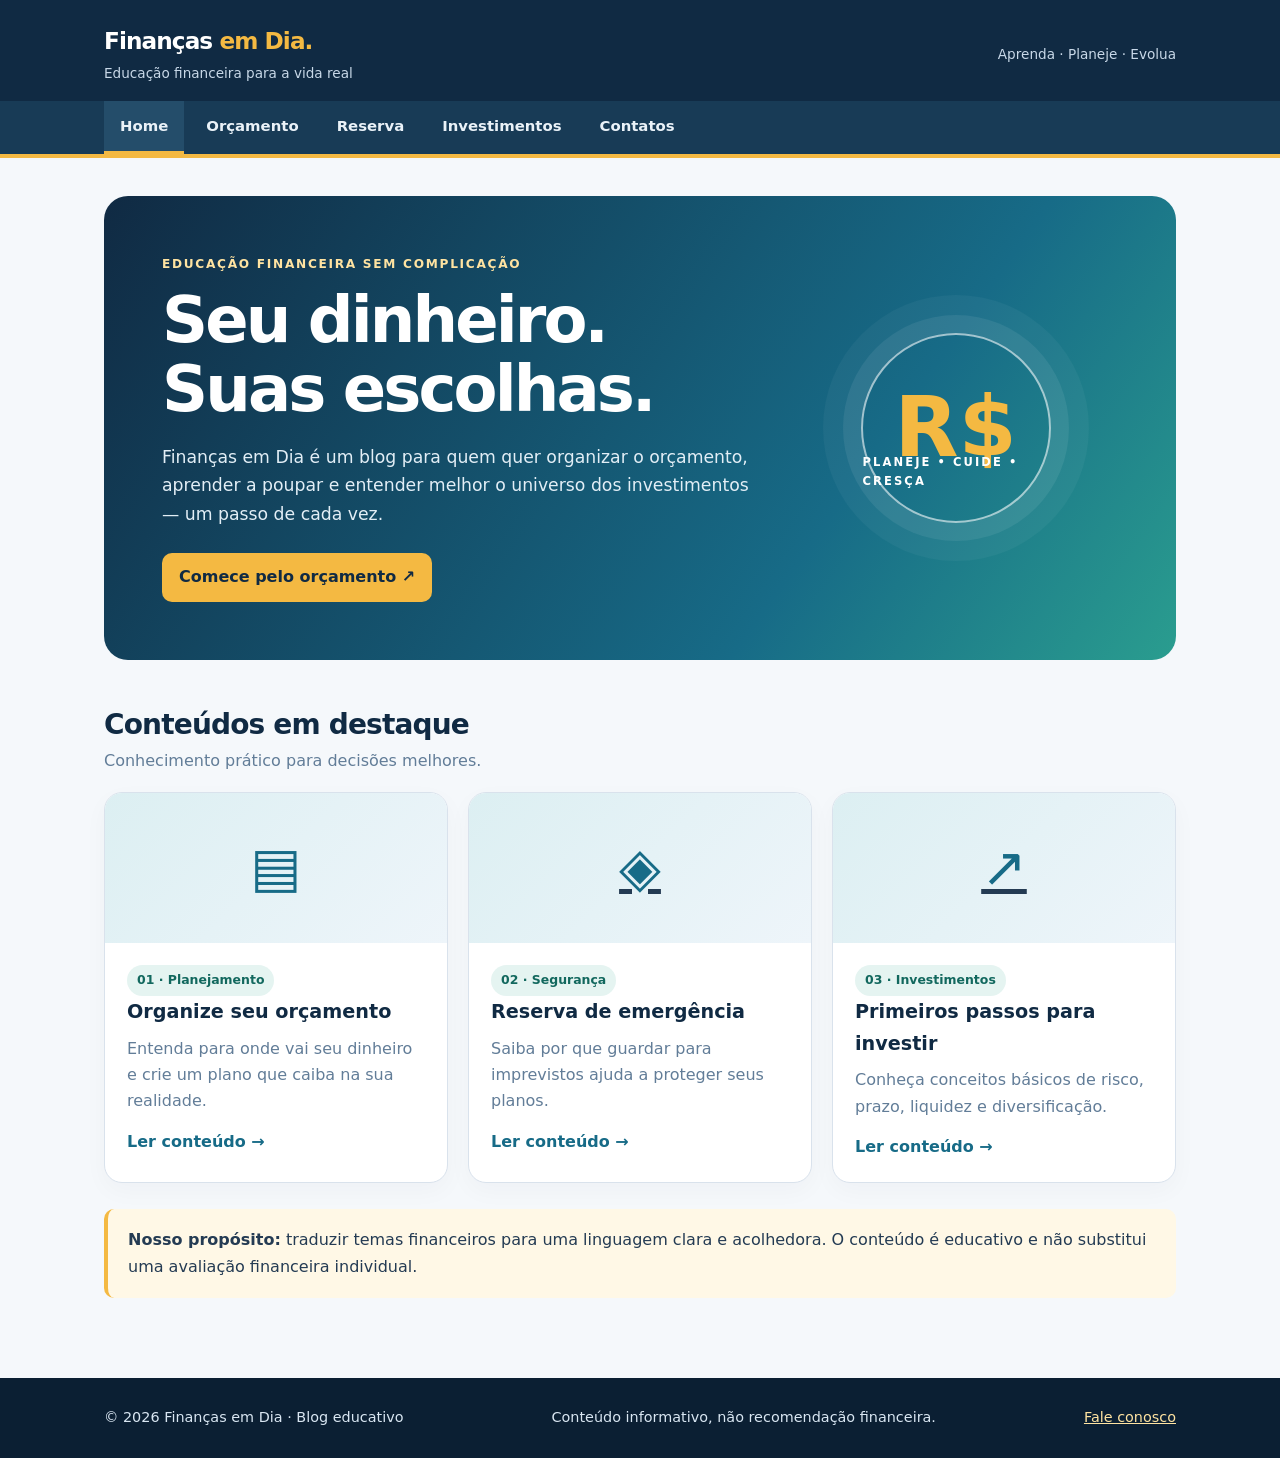
<file: index.html>
<!doctype html>
<html lang="pt-BR">
<head>
<meta charset="utf-8"><meta name="viewport" content="width=device-width, initial-scale=1">
<meta name="description" content="Finanças em Dia: conteúdo educativo sobre orçamento, reserva de emergência e investimentos.">
<title>Home | Finanças em Dia</title><link rel="stylesheet" href="style.css">
</head>
<body>
<header><div class="topbar"><div><a class="brand" href="index.html">Finanças<span> em Dia.</span></a><p class="tagline">Educação financeira para a vida real</p></div><div class="tagline">Aprenda · Planeje · Evolua</div></div>
<nav aria-label="Navegação principal"><div class="nav-inner"><a href="index.html" aria-current="page">Home</a><a href="orcamento.html">Orçamento</a><a href="reserva.html">Reserva</a><a href="investimentos.html">Investimentos</a><a href="contatos.html">Contatos</a></div></nav></header>
<main>
<section class="hero">
 <div><div class="eyebrow">Educação financeira sem complicação</div><h1>Seu dinheiro.<br>Suas escolhas.</h1>
 <p>Finanças em Dia é um blog para quem quer organizar o orçamento, aprender a poupar e entender melhor o universo dos investimentos — um passo de cada vez.</p>
 <a class="button" href="orcamento.html">Comece pelo orçamento ↗</a></div>
 <div class="hero-art" aria-hidden="true"><div class="coin"><strong>R$</strong><small>PLANEJE • CUIDE • CRESÇA</small></div></div>
</section>
<div class="section-heading"><div><h2>Conteúdos em destaque</h2><p>Conhecimento prático para decisões melhores.</p></div></div>
<section class="grid">
 <article class="card"><a href="orcamento.html" aria-label="Ler sobre orçamento pessoal"><div class="card-art" aria-hidden="true">▤</div></a><div class="card-body"><span class="pill">01 · Planejamento</span><h3>Organize seu orçamento</h3><p>Entenda para onde vai seu dinheiro e crie um plano que caiba na sua realidade.</p><a class="text-link" href="orcamento.html">Ler conteúdo →</a></div></article>
 <article class="card"><a href="reserva.html" aria-label="Ler sobre reserva de emergência"><div class="card-art" aria-hidden="true">◈</div></a><div class="card-body"><span class="pill">02 · Segurança</span><h3>Reserva de emergência</h3><p>Saiba por que guardar para imprevistos ajuda a proteger seus planos.</p><a class="text-link" href="reserva.html">Ler conteúdo →</a></div></article>
 <article class="card"><a href="investimentos.html" aria-label="Ler sobre primeiros investimentos"><div class="card-art" aria-hidden="true">↗</div></a><div class="card-body"><span class="pill">03 · Investimentos</span><h3>Primeiros passos para investir</h3><p>Conheça conceitos básicos de risco, prazo, liquidez e diversificação.</p><a class="text-link" href="investimentos.html">Ler conteúdo →</a></div></article>
</section>
<div class="notice"><strong>Nosso propósito:</strong> traduzir temas financeiros para uma linguagem clara e acolhedora. O conteúdo é educativo e não substitui uma avaliação financeira individual.</div>
</main>
<footer><div class="footer-inner"><p>© 2026 Finanças em Dia · Blog educativo</p><p>Conteúdo informativo, não recomendação financeira.</p><p><a href="contatos.html">Fale conosco</a></p></div></footer>
</body></html>
</file>
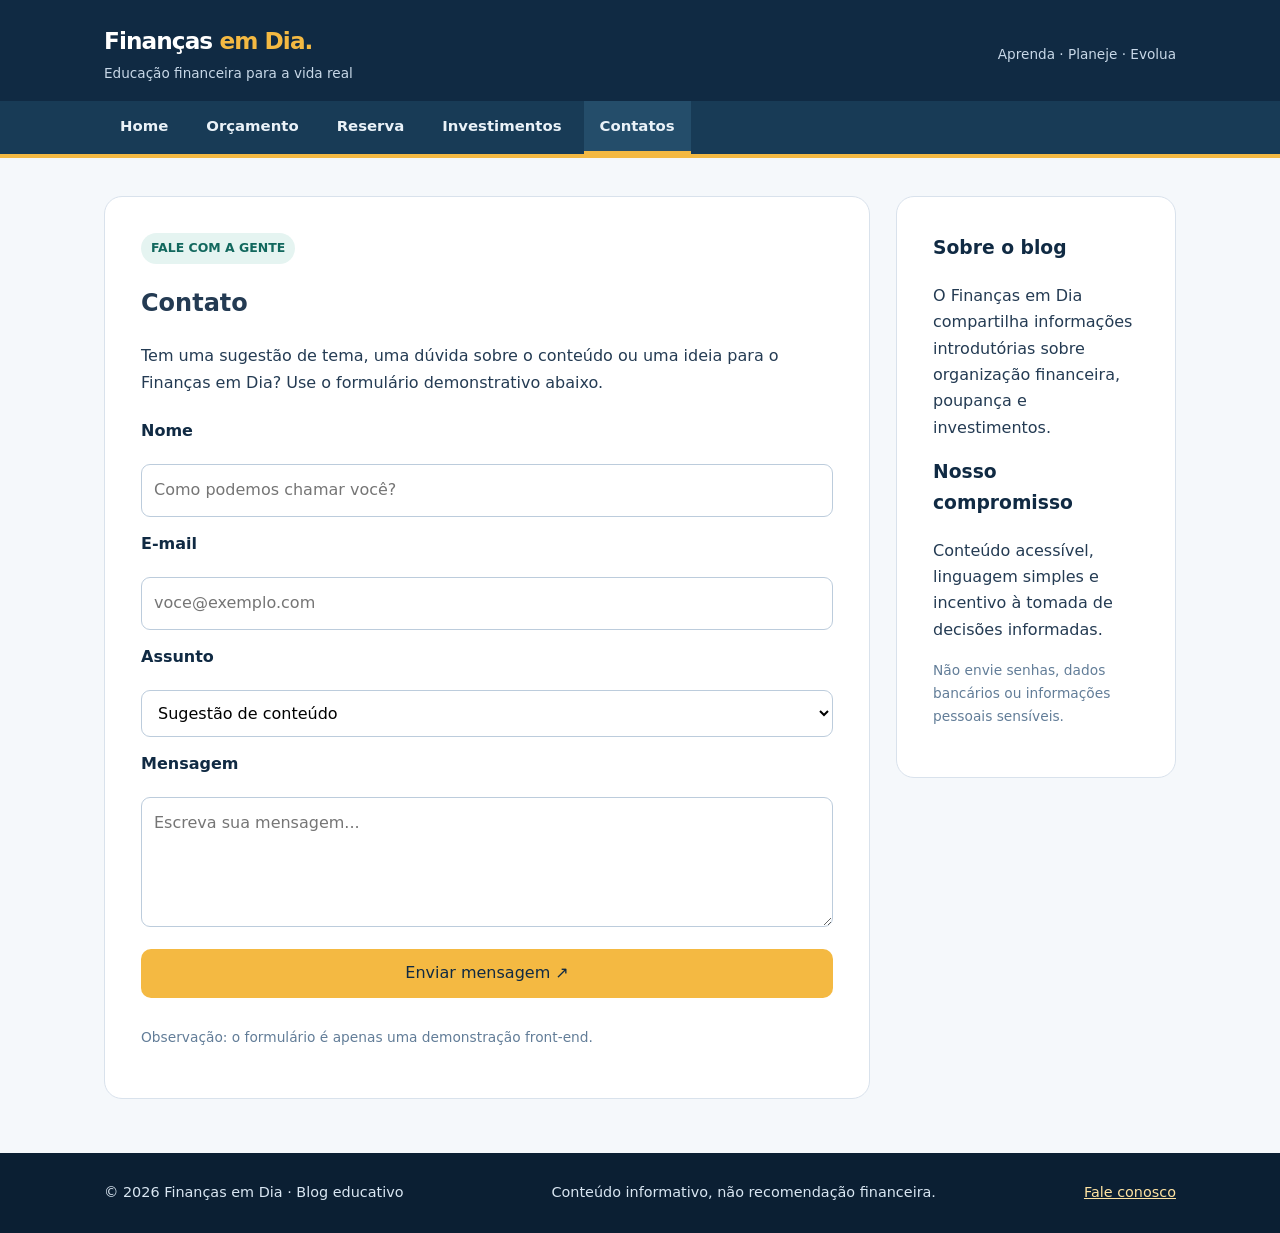
<file: contatos.html>
<!doctype html>
<html lang="pt-BR">
<head>
<meta charset="utf-8"><meta name="viewport" content="width=device-width, initial-scale=1">
<meta name="description" content="Finanças em Dia: conteúdo educativo sobre orçamento, reserva de emergência e investimentos.">
<title>Contatos | Finanças em Dia</title><link rel="stylesheet" href="style.css">
</head>
<body>
<header><div class="topbar"><div><a class="brand" href="index.html">Finanças<span> em Dia.</span></a><p class="tagline">Educação financeira para a vida real</p></div><div class="tagline">Aprenda · Planeje · Evolua</div></div>
<nav aria-label="Navegação principal"><div class="nav-inner"><a href="index.html">Home</a><a href="orcamento.html">Orçamento</a><a href="reserva.html">Reserva</a><a href="investimentos.html">Investimentos</a><a href="contatos.html" aria-current="page">Contatos</a></div></nav></header>
<main>
<div class="content-layout"><section class="contact-panel"><span class="pill">FALE COM A GENTE</span><h1>Contato</h1><p>Tem uma sugestão de tema, uma dúvida sobre o conteúdo ou uma ideia para o Finanças em Dia? Use o formulário demonstrativo abaixo.</p>
<form class="contact-form" onsubmit="event.preventDefault(); document.getElementById('form-message').textContent='Obrigado! Este formulário é demonstrativo e não envia mensagens. Configure um serviço de formulários para receber respostas.';">
<label for="nome">Nome</label><input id="nome" name="nome" type="text" placeholder="Como podemos chamar você?" required>
<label for="email">E-mail</label><input id="email" name="email" type="email" placeholder="voce@exemplo.com" required>
<label for="assunto">Assunto</label><select id="assunto" name="assunto"><option>Sugestão de conteúdo</option><option>Dúvida sobre o blog</option><option>Outro assunto</option></select>
<label for="mensagem">Mensagem</label><textarea id="mensagem" name="mensagem" placeholder="Escreva sua mensagem..." required></textarea>
<button class="button" type="submit">Enviar mensagem ↗</button><p id="form-message" class="form-note" aria-live="polite">Observação: o formulário é apenas uma demonstração front-end.</p>
</form></section><aside class="sidebar"><h3>Sobre o blog</h3><p>O Finanças em Dia compartilha informações introdutórias sobre organização financeira, poupança e investimentos.</p><h3>Nosso compromisso</h3><p>Conteúdo acessível, linguagem simples e incentivo à tomada de decisões informadas.</p><p class="form-note">Não envie senhas, dados bancários ou informações pessoais sensíveis.</p></aside></div>
</main>
<footer><div class="footer-inner"><p>© 2026 Finanças em Dia · Blog educativo</p><p>Conteúdo informativo, não recomendação financeira.</p><p><a href="contatos.html">Fale conosco</a></p></div></footer>
</body></html>
</file>
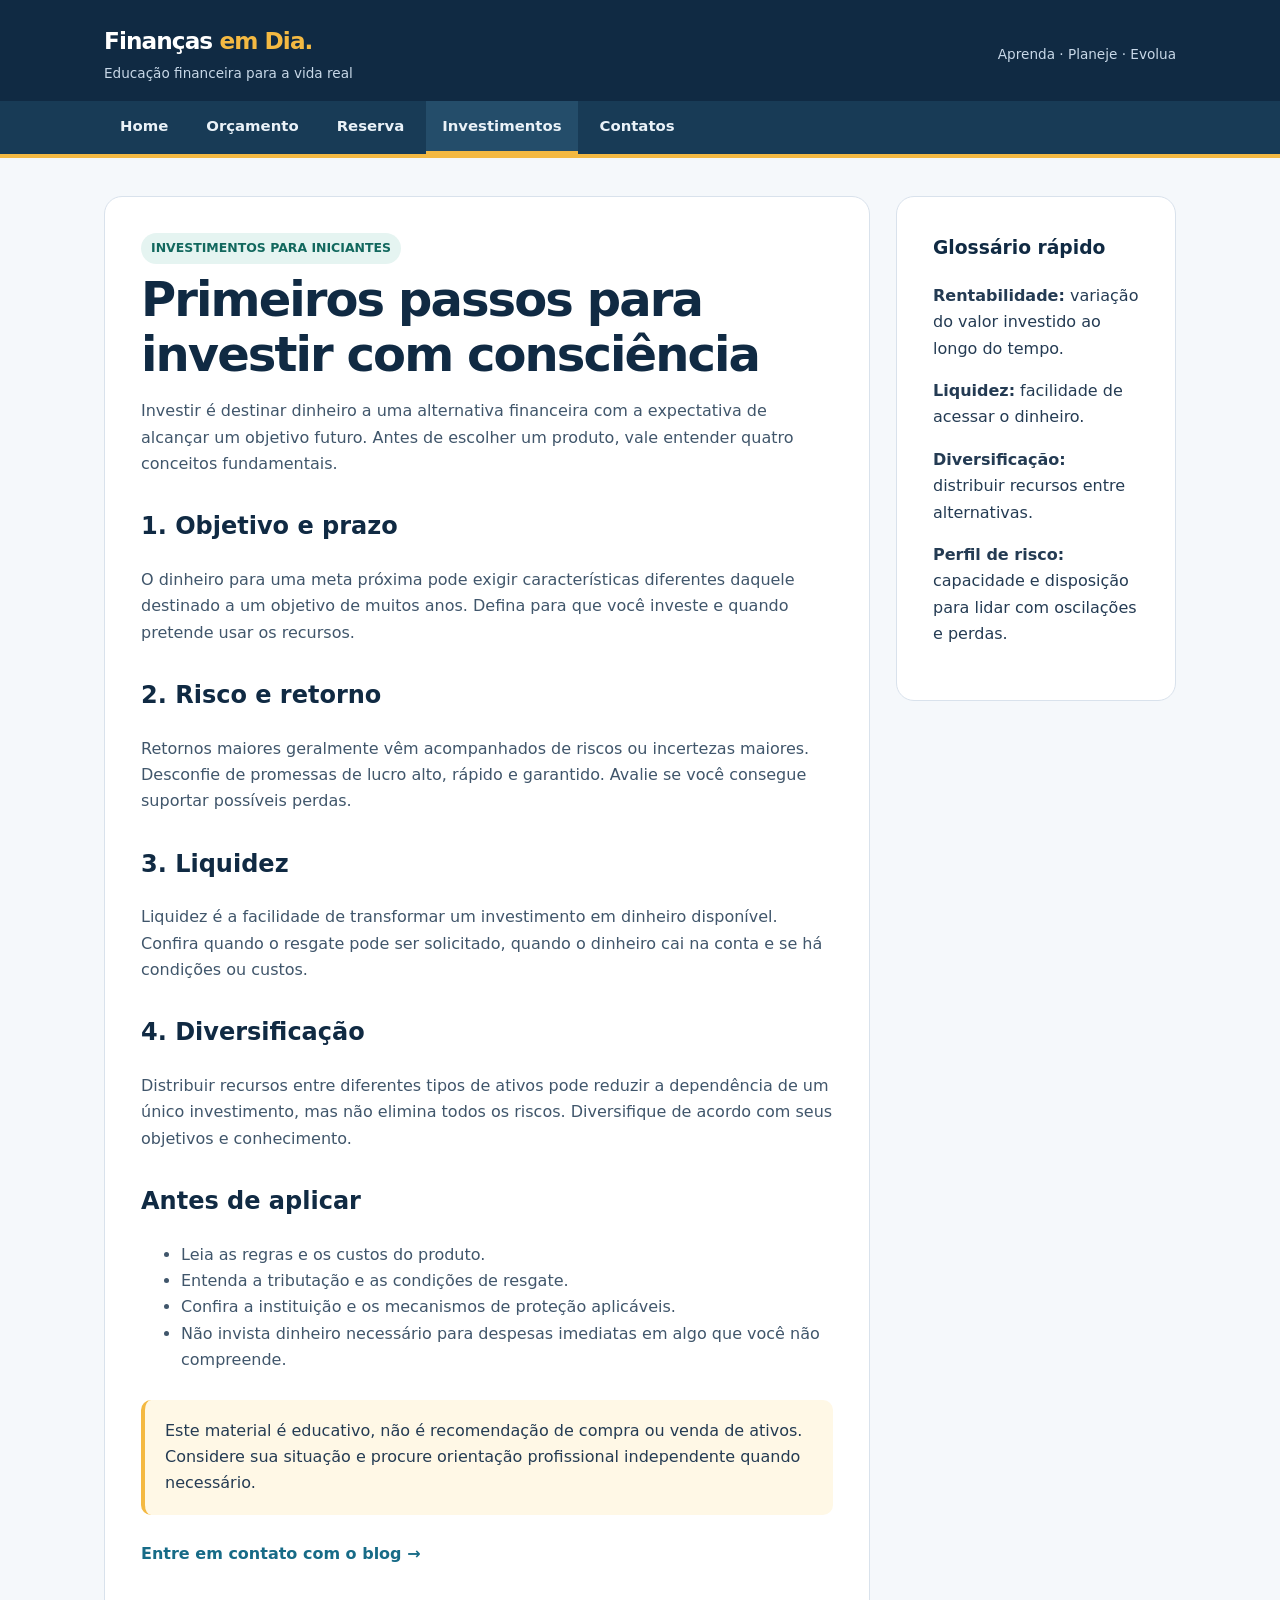
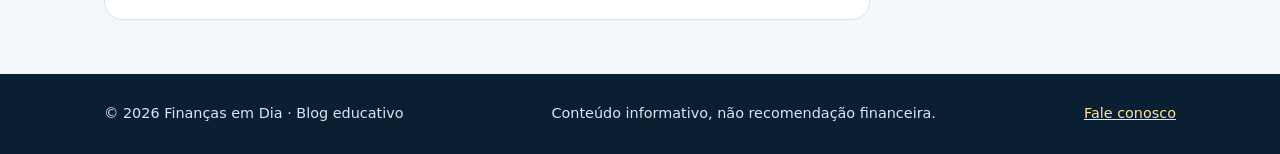
<file: investimentos.html>
<!doctype html>
<html lang="pt-BR">
<head>
<meta charset="utf-8"><meta name="viewport" content="width=device-width, initial-scale=1">
<meta name="description" content="Finanças em Dia: conteúdo educativo sobre orçamento, reserva de emergência e investimentos.">
<title>Primeiros investimentos | Finanças em Dia</title><link rel="stylesheet" href="style.css">
</head>
<body>
<header><div class="topbar"><div><a class="brand" href="index.html">Finanças<span> em Dia.</span></a><p class="tagline">Educação financeira para a vida real</p></div><div class="tagline">Aprenda · Planeje · Evolua</div></div>
<nav aria-label="Navegação principal"><div class="nav-inner"><a href="index.html">Home</a><a href="orcamento.html">Orçamento</a><a href="reserva.html">Reserva</a><a href="investimentos.html" aria-current="page">Investimentos</a><a href="contatos.html">Contatos</a></div></nav></header>
<main>
<div class="content-layout"><article class="article"><span class="pill">INVESTIMENTOS PARA INICIANTES</span><h1>Primeiros passos para investir com consciência</h1><p>Investir é destinar dinheiro a uma alternativa financeira com a expectativa de alcançar um objetivo futuro. Antes de escolher um produto, vale entender quatro conceitos fundamentais.</p>
<h2>1. Objetivo e prazo</h2><p>O dinheiro para uma meta próxima pode exigir características diferentes daquele destinado a um objetivo de muitos anos. Defina para que você investe e quando pretende usar os recursos.</p>
<h2>2. Risco e retorno</h2><p>Retornos maiores geralmente vêm acompanhados de riscos ou incertezas maiores. Desconfie de promessas de lucro alto, rápido e garantido. Avalie se você consegue suportar possíveis perdas.</p>
<h2>3. Liquidez</h2><p>Liquidez é a facilidade de transformar um investimento em dinheiro disponível. Confira quando o resgate pode ser solicitado, quando o dinheiro cai na conta e se há condições ou custos.</p>
<h2>4. Diversificação</h2><p>Distribuir recursos entre diferentes tipos de ativos pode reduzir a dependência de um único investimento, mas não elimina todos os riscos. Diversifique de acordo com seus objetivos e conhecimento.</p>
<h2>Antes de aplicar</h2><ul><li>Leia as regras e os custos do produto.</li><li>Entenda a tributação e as condições de resgate.</li><li>Confira a instituição e os mecanismos de proteção aplicáveis.</li><li>Não invista dinheiro necessário para despesas imediatas em algo que você não compreende.</li></ul>
<div class="notice">Este material é educativo, não é recomendação de compra ou venda de ativos. Considere sua situação e procure orientação profissional independente quando necessário.</div>
<p><a class="text-link" href="contatos.html">Entre em contato com o blog →</a></p></article><aside class="sidebar"><h3>Glossário rápido</h3><p><strong>Rentabilidade:</strong> variação do valor investido ao longo do tempo.</p><p><strong>Liquidez:</strong> facilidade de acessar o dinheiro.</p><p><strong>Diversificação:</strong> distribuir recursos entre alternativas.</p><p><strong>Perfil de risco:</strong> capacidade e disposição para lidar com oscilações e perdas.</p></aside></div>
</main>
<footer><div class="footer-inner"><p>© 2026 Finanças em Dia · Blog educativo</p><p>Conteúdo informativo, não recomendação financeira.</p><p><a href="contatos.html">Fale conosco</a></p></div></footer>
</body></html>
</file>
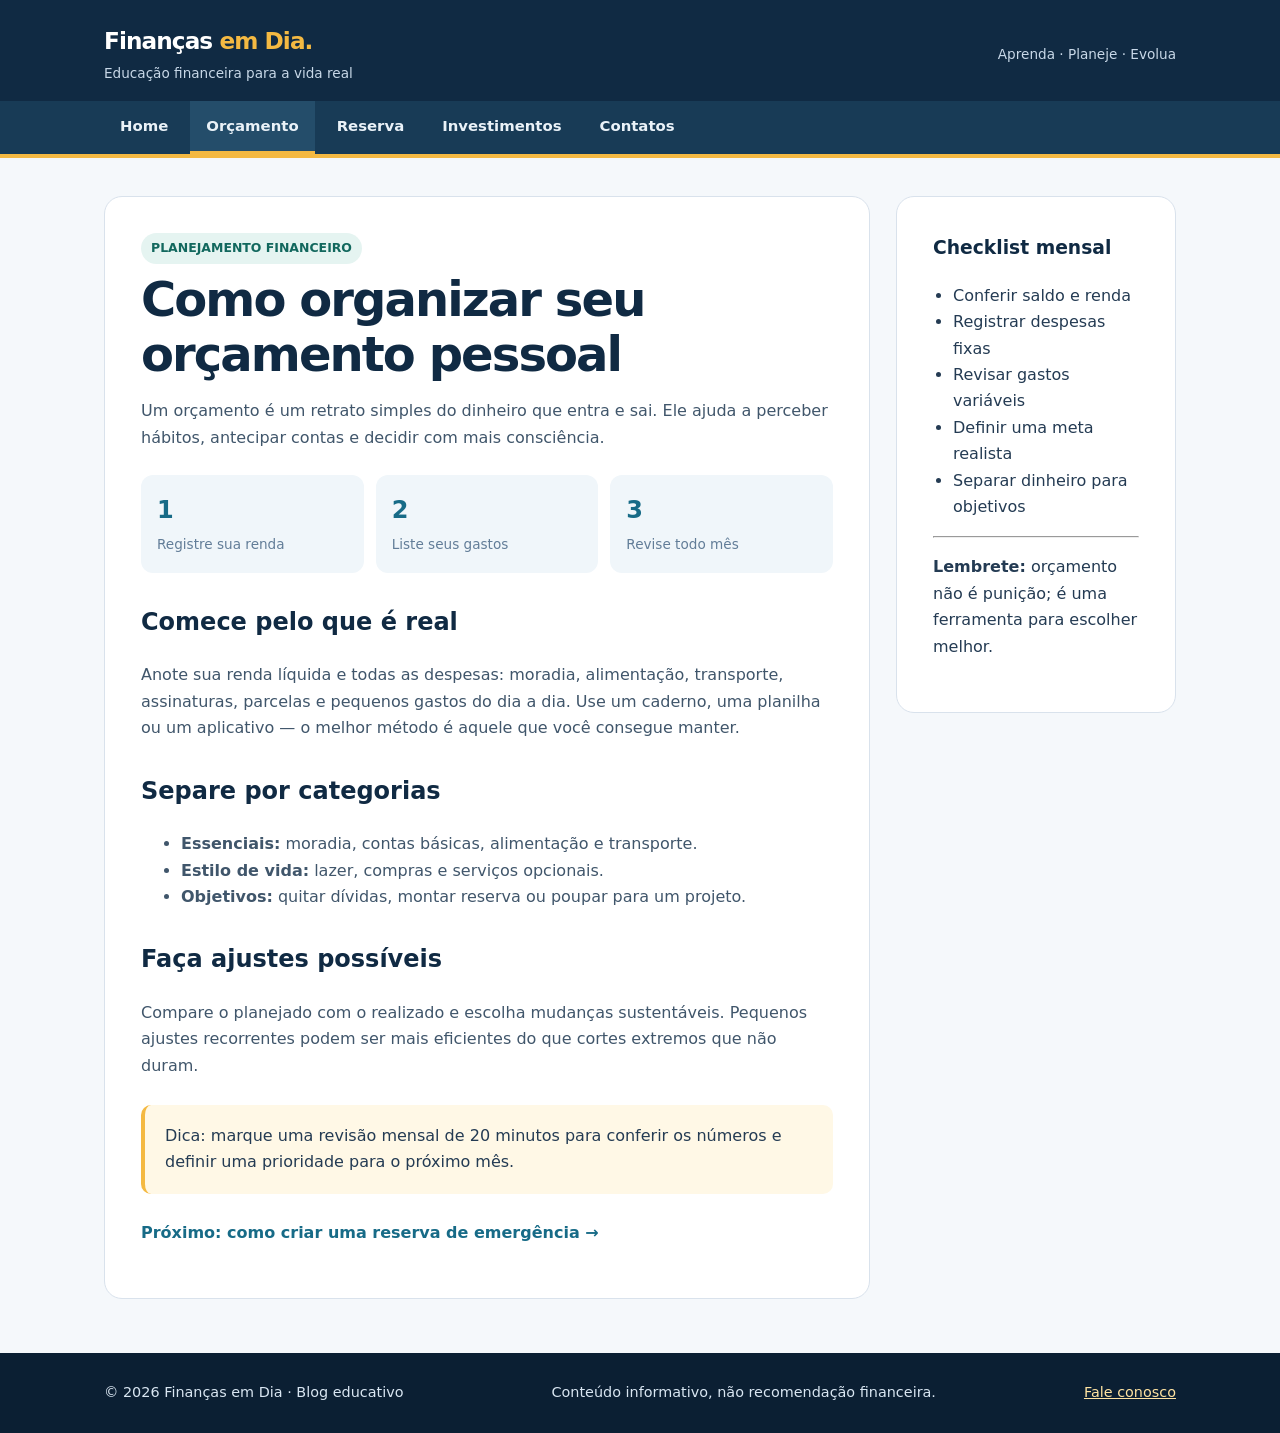
<file: orcamento.html>
<!doctype html>
<html lang="pt-BR">
<head>
<meta charset="utf-8"><meta name="viewport" content="width=device-width, initial-scale=1">
<meta name="description" content="Finanças em Dia: conteúdo educativo sobre orçamento, reserva de emergência e investimentos.">
<title>Orçamento pessoal | Finanças em Dia</title><link rel="stylesheet" href="style.css">
</head>
<body>
<header><div class="topbar"><div><a class="brand" href="index.html">Finanças<span> em Dia.</span></a><p class="tagline">Educação financeira para a vida real</p></div><div class="tagline">Aprenda · Planeje · Evolua</div></div>
<nav aria-label="Navegação principal"><div class="nav-inner"><a href="index.html">Home</a><a href="orcamento.html" aria-current="page">Orçamento</a><a href="reserva.html">Reserva</a><a href="investimentos.html">Investimentos</a><a href="contatos.html">Contatos</a></div></nav></header>
<main>
<div class="content-layout"><article class="article"><span class="pill">PLANEJAMENTO FINANCEIRO</span><h1>Como organizar seu orçamento pessoal</h1><p>Um orçamento é um retrato simples do dinheiro que entra e sai. Ele ajuda a perceber hábitos, antecipar contas e decidir com mais consciência.</p>
<div class="stats"><div class="stat"><strong>1</strong><span>Registre sua renda</span></div><div class="stat"><strong>2</strong><span>Liste seus gastos</span></div><div class="stat"><strong>3</strong><span>Revise todo mês</span></div></div>
<h2>Comece pelo que é real</h2><p>Anote sua renda líquida e todas as despesas: moradia, alimentação, transporte, assinaturas, parcelas e pequenos gastos do dia a dia. Use um caderno, uma planilha ou um aplicativo — o melhor método é aquele que você consegue manter.</p>
<h2>Separe por categorias</h2><ul><li><strong>Essenciais:</strong> moradia, contas básicas, alimentação e transporte.</li><li><strong>Estilo de vida:</strong> lazer, compras e serviços opcionais.</li><li><strong>Objetivos:</strong> quitar dívidas, montar reserva ou poupar para um projeto.</li></ul>
<h2>Faça ajustes possíveis</h2><p>Compare o planejado com o realizado e escolha mudanças sustentáveis. Pequenos ajustes recorrentes podem ser mais eficientes do que cortes extremos que não duram.</p>
<div class="notice">Dica: marque uma revisão mensal de 20 minutos para conferir os números e definir uma prioridade para o próximo mês.</div>
<p><a class="text-link" href="reserva.html">Próximo: como criar uma reserva de emergência →</a></p></article><aside class="sidebar"><h3>Checklist mensal</h3><ul><li>Conferir saldo e renda</li><li>Registrar despesas fixas</li><li>Revisar gastos variáveis</li><li>Definir uma meta realista</li><li>Separar dinheiro para objetivos</li></ul><hr><p><strong>Lembrete:</strong> orçamento não é punição; é uma ferramenta para escolher melhor.</p></aside></div>
</main>
<footer><div class="footer-inner"><p>© 2026 Finanças em Dia · Blog educativo</p><p>Conteúdo informativo, não recomendação financeira.</p><p><a href="contatos.html">Fale conosco</a></p></div></footer>
</body></html>
</file>
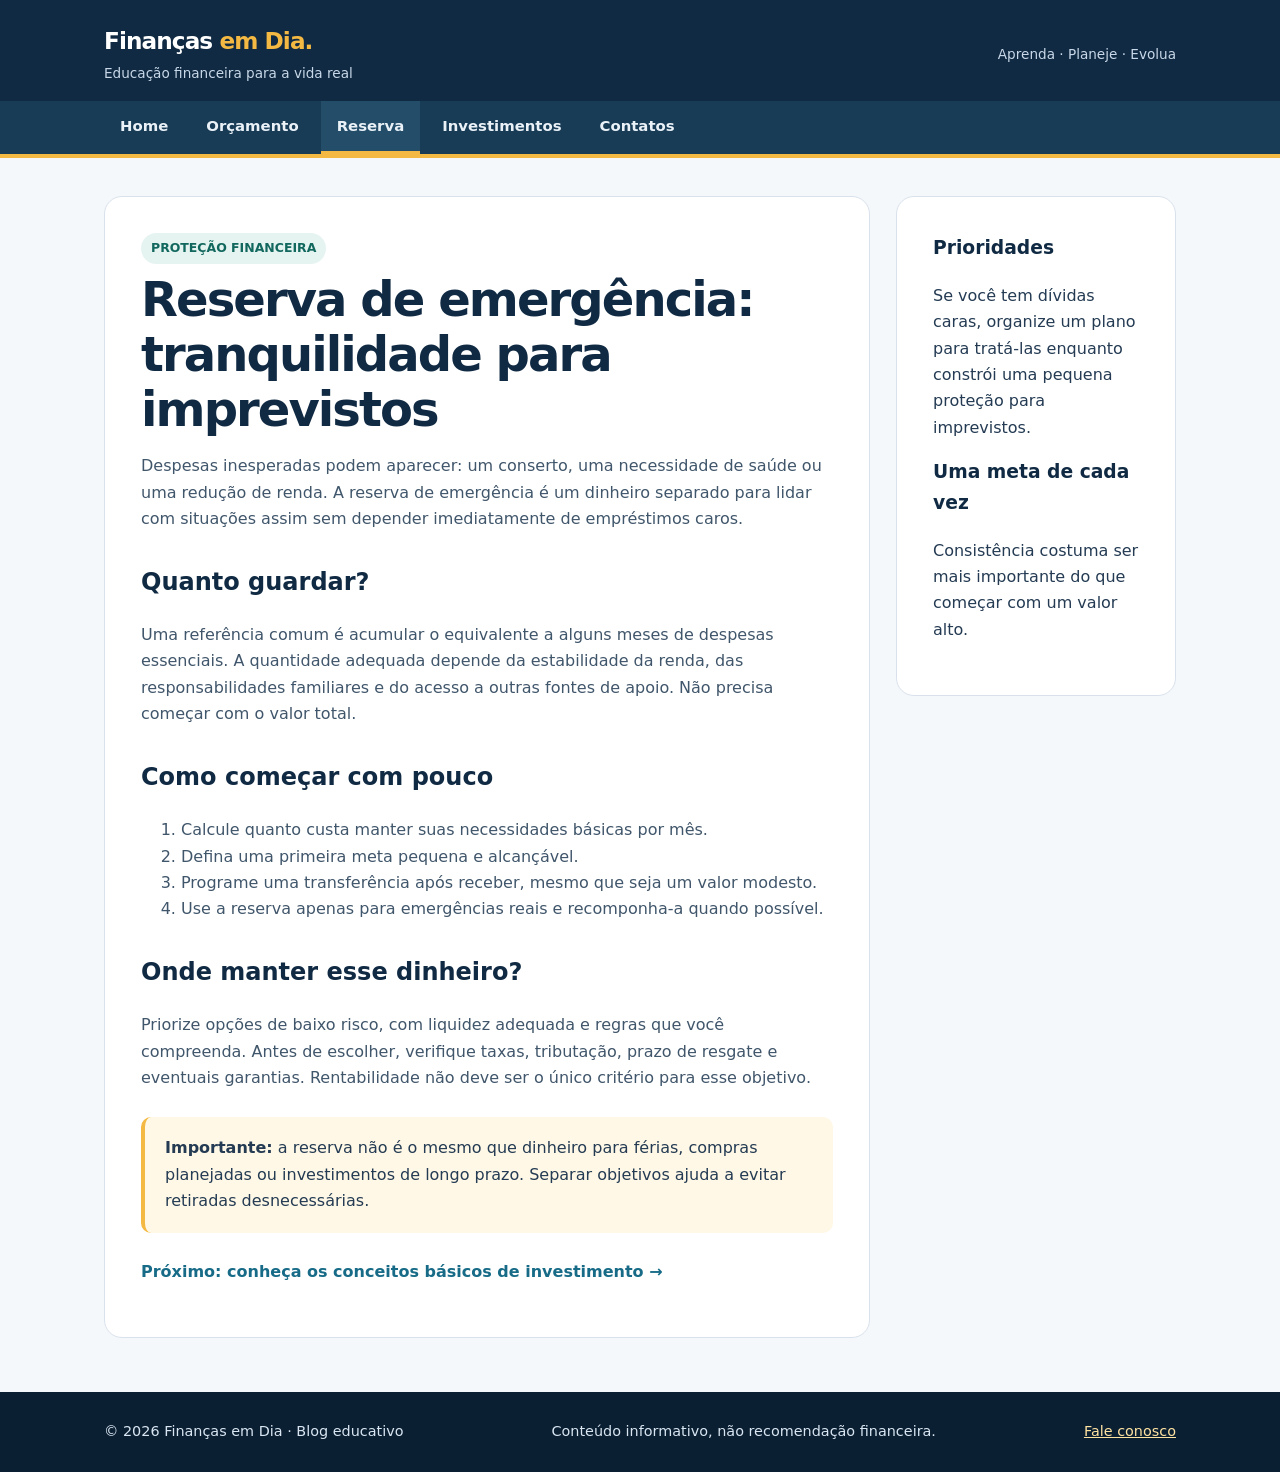
<file: reserva.html>
<!doctype html>
<html lang="pt-BR">
<head>
<meta charset="utf-8"><meta name="viewport" content="width=device-width, initial-scale=1">
<meta name="description" content="Finanças em Dia: conteúdo educativo sobre orçamento, reserva de emergência e investimentos.">
<title>Reserva de emergência | Finanças em Dia</title><link rel="stylesheet" href="style.css">
</head>
<body>
<header><div class="topbar"><div><a class="brand" href="index.html">Finanças<span> em Dia.</span></a><p class="tagline">Educação financeira para a vida real</p></div><div class="tagline">Aprenda · Planeje · Evolua</div></div>
<nav aria-label="Navegação principal"><div class="nav-inner"><a href="index.html">Home</a><a href="orcamento.html">Orçamento</a><a href="reserva.html" aria-current="page">Reserva</a><a href="investimentos.html">Investimentos</a><a href="contatos.html">Contatos</a></div></nav></header>
<main>
<div class="content-layout"><article class="article"><span class="pill">PROTEÇÃO FINANCEIRA</span><h1>Reserva de emergência: tranquilidade para imprevistos</h1><p>Despesas inesperadas podem aparecer: um conserto, uma necessidade de saúde ou uma redução de renda. A reserva de emergência é um dinheiro separado para lidar com situações assim sem depender imediatamente de empréstimos caros.</p>
<h2>Quanto guardar?</h2><p>Uma referência comum é acumular o equivalente a alguns meses de despesas essenciais. A quantidade adequada depende da estabilidade da renda, das responsabilidades familiares e do acesso a outras fontes de apoio. Não precisa começar com o valor total.</p>
<h2>Como começar com pouco</h2><ol><li>Calcule quanto custa manter suas necessidades básicas por mês.</li><li>Defina uma primeira meta pequena e alcançável.</li><li>Programe uma transferência após receber, mesmo que seja um valor modesto.</li><li>Use a reserva apenas para emergências reais e recomponha-a quando possível.</li></ol>
<h2>Onde manter esse dinheiro?</h2><p>Priorize opções de baixo risco, com liquidez adequada e regras que você compreenda. Antes de escolher, verifique taxas, tributação, prazo de resgate e eventuais garantias. Rentabilidade não deve ser o único critério para esse objetivo.</p>
<div class="notice"><strong>Importante:</strong> a reserva não é o mesmo que dinheiro para férias, compras planejadas ou investimentos de longo prazo. Separar objetivos ajuda a evitar retiradas desnecessárias.</div>
<p><a class="text-link" href="investimentos.html">Próximo: conheça os conceitos básicos de investimento →</a></p></article><aside class="sidebar"><h3>Prioridades</h3><p>Se você tem dívidas caras, organize um plano para tratá-las enquanto constrói uma pequena proteção para imprevistos.</p><h3>Uma meta de cada vez</h3><p>Consistência costuma ser mais importante do que começar com um valor alto.</p></aside></div>
</main>
<footer><div class="footer-inner"><p>© 2026 Finanças em Dia · Blog educativo</p><p>Conteúdo informativo, não recomendação financeira.</p><p><a href="contatos.html">Fale conosco</a></p></div></footer>
</body></html>
</file>
<file: style.css>
:root{--navy:#102a43;--blue:#176b87;--teal:#2a9d8f;--gold:#f4b942;--ink:#243b53;--muted:#627d98;--paper:#f5f8fb;--white:#fff;--line:#d9e2ec}
*{box-sizing:border-box}html{scroll-behavior:smooth}body{margin:0;font-family:Inter,system-ui,-apple-system,BlinkMacSystemFont,"Segoe UI",sans-serif;background:var(--paper);color:var(--ink);line-height:1.65}
a{color:inherit}header{background:var(--navy);color:#fff;border-bottom:4px solid var(--gold)}.topbar{max-width:1120px;margin:auto;padding:22px 24px 16px;display:flex;align-items:center;justify-content:space-between;gap:20px}.brand{font-size:1.45rem;font-weight:800;letter-spacing:-.04em;text-decoration:none}.brand span{color:var(--gold)}.tagline{font-size:.85rem;color:#c8d8e8;margin:2px 0 0}
nav{background:#183b56}.nav-inner{max-width:1120px;margin:auto;padding:0 24px;display:flex;gap:6px;flex-wrap:wrap}.nav-inner a{color:#eaf2f8;text-decoration:none;padding:13px 16px;font-weight:650;font-size:.93rem;border-bottom:3px solid transparent}.nav-inner a:hover,.nav-inner a[aria-current=page]{background:#244d6a;border-bottom-color:var(--gold)}
main{max-width:1120px;margin:0 auto;padding:38px 24px 54px}.hero{background:linear-gradient(125deg,#102a43 0%,#176b87 68%,#2a9d8f 100%);border-radius:24px;padding:clamp(28px,5vw,58px);color:white;display:grid;grid-template-columns:1.3fr .7fr;gap:28px;align-items:center;overflow:hidden}.eyebrow{text-transform:uppercase;letter-spacing:.14em;font-size:.76rem;font-weight:800;color:#ffe3a1}.hero h1{font-size:clamp(2.2rem,5vw,4rem);line-height:1.08;letter-spacing:-.045em;margin:12px 0 18px}.hero p{max-width:650px;color:#e2eef6;font-size:1.08rem}.hero-art{min-height:220px;display:grid;place-items:center}.coin{width:190px;height:190px;border:2px solid rgba(255,255,255,.6);border-radius:50%;display:grid;place-items:center;position:relative;box-shadow:0 0 0 18px #ffffff12,0 0 0 38px #ffffff0a}.coin strong{font-size:5.2rem;color:var(--gold)}.coin small{position:absolute;bottom:30px;font-weight:800;letter-spacing:.18em;font-size:.72rem}
.button{display:inline-block;background:var(--gold);color:#102a43;padding:11px 17px;border-radius:10px;text-decoration:none;font-weight:800;margin-top:8px}.section-heading{display:flex;justify-content:space-between;align-items:end;gap:16px;margin:42px 0 18px}.section-heading h2{margin:0;font-size:1.75rem;letter-spacing:-.03em;color:var(--navy)}.section-heading p{margin:0;color:var(--muted)}
.grid{display:grid;grid-template-columns:repeat(3,minmax(0,1fr));gap:20px}.card{background:var(--white);border:1px solid var(--line);border-radius:18px;overflow:hidden;box-shadow:0 8px 24px #102a4308;transition:transform .2s,box-shadow .2s}.card:hover{transform:translateY(-4px);box-shadow:0 14px 30px #102a4315}.card-art{height:150px;display:grid;place-items:center;background:linear-gradient(135deg,#dceff2,#eef5fa);color:var(--blue);font-size:3.4rem}.card-body{padding:22px}.card h3{margin:0 0 8px;color:var(--navy);font-size:1.2rem}.card p{margin:0 0 14px;color:var(--muted)}.text-link{color:var(--blue);font-weight:800;text-decoration:none}.text-link:hover{text-decoration:underline}
.notice{padding:18px 20px;background:#fff8e6;border-left:4px solid var(--gold);border-radius:10px;margin:26px 0}.content-layout{display:grid;grid-template-columns:minmax(0,1fr) 280px;gap:26px;align-items:start}.article,.sidebar,.contact-panel{background:#fff;border:1px solid var(--line);border-radius:18px;padding:clamp(22px,4vw,36px)}.article h1{color:var(--navy);font-size:clamp(2rem,4vw,3rem);line-height:1.15;letter-spacing:-.04em;margin:8px 0 16px}.article h2{color:var(--navy);margin-top:30px}.article p,.article li{color:#40566b}.sidebar h3{margin-top:0;color:var(--navy)}.sidebar ul{padding-left:20px}.pill{display:inline-block;background:#e5f4f1;color:#12685e;padding:5px 10px;border-radius:99px;font-size:.78rem;font-weight:800}.stats{display:grid;grid-template-columns:repeat(3,1fr);gap:12px;margin:24px 0}.stat{background:#f0f6fa;border-radius:12px;padding:16px}.stat strong{display:block;color:var(--blue);font-size:1.5rem}.stat span{font-size:.85rem;color:var(--muted)}.contact-form{display:grid;gap:14px;margin-top:22px}.contact-form label{font-weight:700;color:var(--navy)}.contact-form input,.contact-form textarea,.contact-form select{width:100%;margin-top:6px;border:1px solid #bcccdc;border-radius:9px;padding:12px;font:inherit;background:#fff}.contact-form textarea{min-height:130px;resize:vertical}.contact-form button{border:0;cursor:pointer;font:inherit}.form-note{font-size:.86rem;color:var(--muted)}
footer{background:#0b1f33;color:#d9e6f2}.footer-inner{max-width:1120px;margin:auto;padding:28px 24px;display:flex;justify-content:space-between;gap:20px;flex-wrap:wrap}.footer-inner p{margin:0;font-size:.9rem}.footer-inner a{color:#ffe3a1}
@media(max-width:800px){.hero{grid-template-columns:1fr}.hero-art{min-height:150px}.coin{width:140px;height:140px}.coin strong{font-size:4rem}.grid{grid-template-columns:1fr 1fr}.content-layout{grid-template-columns:1fr}.topbar{align-items:flex-start;flex-direction:column}}
@media(max-width:540px){main{padding:24px 16px 40px}.topbar{padding:18px 16px}.nav-inner{padding:0 10px;gap:0}.nav-inner a{padding:11px 10px;font-size:.85rem}.grid{grid-template-columns:1fr}.section-heading{align-items:flex-start;flex-direction:column}.stats{grid-template-columns:1fr}.hero{border-radius:16px;padding:25px}.article h1{font-size:2rem}}
</file>
